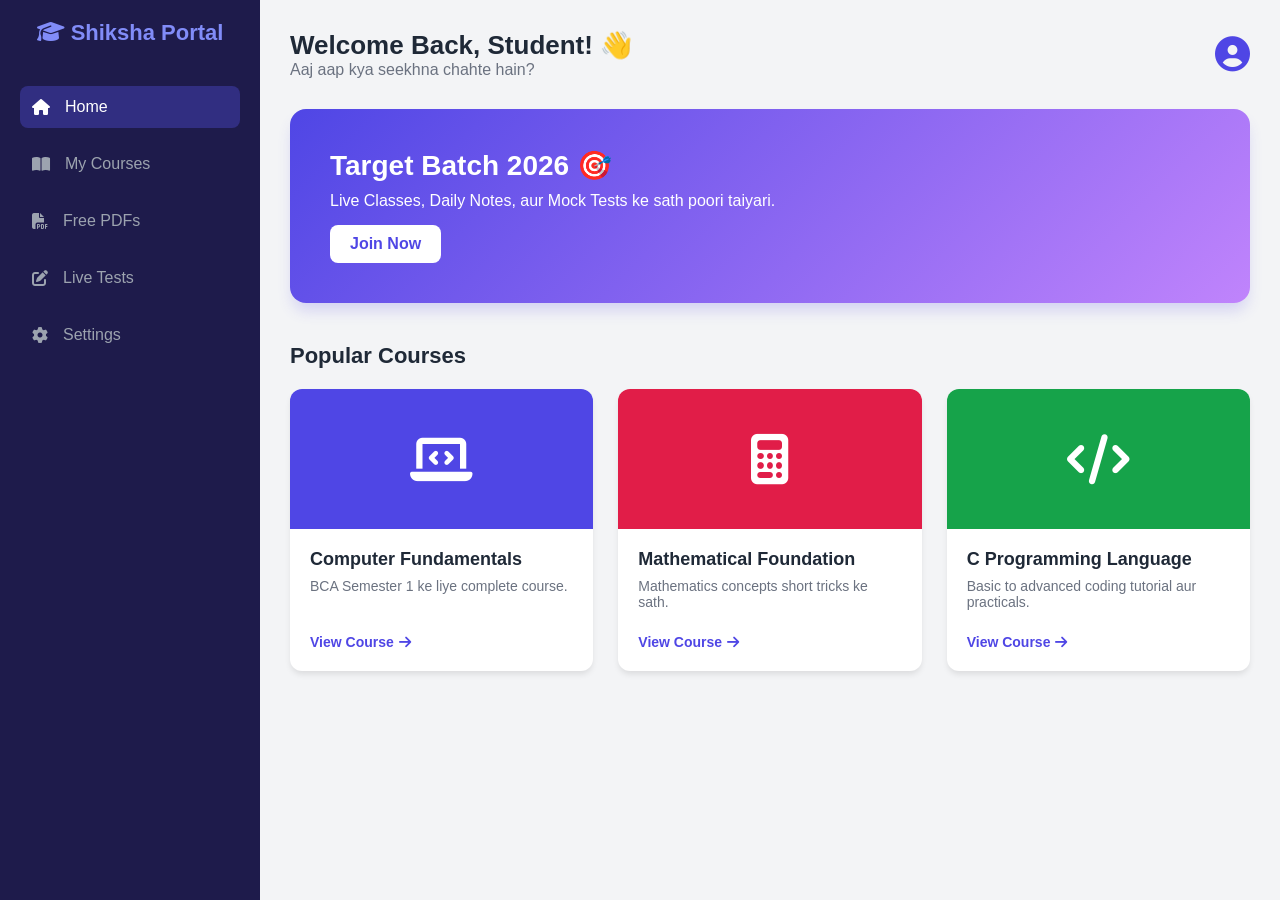
<file: web page/index.html>
<!DOCTYPE html>
<html lang="hi">
<head>
    <meta charset="UTF-8">
    <meta name="viewport" content="width=device-width, initial-scale=1.0">
    <title>My Study Portal - Dashboard</title>
    <link rel="stylesheet" href="style.css">
    <!-- FontAwesome Icons ke liye -->
    <link rel="stylesheet" href="https://cdnjs.cloudflare.com/ajax/libs/font-awesome/6.4.0/css/all.min.css">
</head>
<body>

    <!-- Sidebar Navigation -->
    <div class="sidebar">
        <div class="logo">
            <h2><i class="fa-solid fa-graduation-cap"></i> Shiksha Portal</h2>
        </div>
        <ul class="nav-links">
            <li><a href="#" class="active"><i class="fa-solid fa-house"></i> Home</a></li>
            <li><a href="#"><i class="fa-solid fa-book-open"></i> My Courses</a></li>
            <li><a href="#"><i class="fa-solid fa-file-pdf"></i> Free PDFs</a></li>
            <li><a href="#"><i class="fa-solid fa-pen-to-square"></i> Live Tests</a></li>
            <li><a href="#"><i class="fa-solid fa-gear"></i> Settings</a></li>
        </ul>
    </div>

    <!-- Main Content Area -->
    <div class="main-content">
        <!-- Top Header -->
        <header>
            <div class="welcome-text">
                <h1>Welcome Back, Student! 👋</h1>
                <p>Aaj aap kya seekhna chahte hain?</p>
            </div>
            <div class="user-profile">
                <i class="fa-solid fa-circle-user"></i>
            </div>
        </header>

        <!-- Banner Section -->
        <div class="banner">
            <div class="banner-info">
                <h2>Target Batch 2026 🎯</h2>
                <p>Live Classes, Daily Notes, aur Mock Tests ke sath poori taiyari.</p>
                <button class="btn-primary">Join Now</button>
            </div>
        </div>

        <!-- Course Cards Grid -->
        <h2 class="section-title">Popular Courses</h2>
        <div class="card-grid">
            
            <!-- Card 1 -->
            <div class="card">
                <div class="card-image" style="background-color: #4f46e5;">
                    <i class="fa-solid fa-laptop-code"></i>
                </div>
                <div class="card-body">
                    <h3>Computer Fundamentals</h3>
                    <p>BCA Semester 1 ke liye complete course.</p>
                    <a href="#" class="card-link">View Course <i class="fa-solid fa-arrow-right"></i></a>
                </div>
            </div>

            <!-- Card 2 -->
            <div class="card">
                <div class="card-image" style="background-color: #e11d48;">
                    <i class="fa-solid fa-calculator"></i>
                </div>
                <div class="card-body">
                    <h3>Mathematical Foundation</h3>
                    <p>Mathematics concepts short tricks ke sath.</p>
                    <a href="#" class="card-link">View Course <i class="fa-solid fa-arrow-right"></i></a>
                </div>
            </div>

            <!-- Card 3 -->
            <div class="card">
                <div class="card-image" style="background-color: #16a34a;">
                    <i class="fa-solid fa-code"></i>
                </div>
                <div class="card-body">
                    <h3>C Programming Language</h3>
                    <p>Basic to advanced coding tutorial aur practicals.</p>
                    <a href="#" class="card-link">View Course <i class="fa-solid fa-arrow-right"></i></a>
                </div>
            </div>

        </div>
    </div>

</body>
</html>
</file>
<file: web page/style.css>
/* General Styling Reset */
* {
    margin: 0;
    padding: 0;
    box-sizing: border-box;
    font-family: 'Segoe UI', Tahoma, Geneva, Verdana, sans-serif;
}

body {
    display: flex;
    background-color: #f3f4f6;
    color: #1f2937;
}

/* Sidebar Design */
.sidebar {
    width: 260px;
    height: 100vh;
    background-color: #1e1b4b;
    color: #ffffff;
    position: fixed;
    padding: 20px;
}

.sidebar .logo h2 {
    font-size: 22px;
    margin-bottom: 40px;
    text-align: center;
    color: #818cf8;
}

.nav-links {
    list-style: none;
}

.nav-links li {
    margin-bottom: 15px;
}

.nav-links a {
    color: #9ca3af;
    text-decoration: none;
    font-size: 16px;
    display: flex;
    align-items: center;
    gap: 15px;
    padding: 12px;
    border-radius: 8px;
    transition: 0.3s;
}

.nav-links a:hover, .nav-links a.active {
    background-color: #312e81;
    color: #ffffff;
}

/* Main Content Area */
.main-content {
    margin-left: 260px;
    padding: 30px;
    width: calc(100% - 260px);
}

header {
    display: flex;
    justify-content: space-between;
    align-items: center;
    margin-bottom: 30px;
}

header h1 {
    font-size: 26px;
}

header p {
    color: #6b7280;
}

.user-profile i {
    font-size: 35px;
    color: #4f46e5;
    cursor: pointer;
}

/* Banner Design */
.banner {
    background: linear-gradient(135deg, #4f46e5, #c084fc);
    color: white;
    padding: 40px;
    border-radius: 16px;
    margin-bottom: 40px;
    box-shadow: 0 10px 15px -3px rgba(79, 70, 229, 0.2);
}

.banner h2 {
    font-size: 28px;
    margin-bottom: 10px;
}

.btn-primary {
    background-color: #ffffff;
    color: #4f46e5;
    border: none;
    padding: 10px 20px;
    font-size: 16px;
    font-weight: bold;
    border-radius: 8px;
    margin-top: 15px;
    cursor: pointer;
    transition: 0.2s;
}

.btn-primary:hover {
    background-color: #f3f4f6;
    transform: scale(1.03);
}

/* Section Title */
.section-title {
    margin-bottom: 20px;
    font-size: 22px;
}

/* Cards Grid Layout */
.card-grid {
    display: grid;
    grid-template-columns: repeat(auto-fit, minmax(280px, 1fr));
    gap: 25px;
}

.card {
    background-color: white;
    border-radius: 12px;
    overflow: hidden;
    box-shadow: 0 4px 6px -1px rgba(0, 0, 0, 0.1);
    transition: 0.3s;
}

.card:hover {
    transform: translateY(-5px);
    box-shadow: 0 10px 15px -3px rgba(0, 0, 0, 0.1);
}

.card-image {
    height: 140px;
    display: flex;
    align-items: center;
    justify-content: center;
    color: white;
    font-size: 50px;
}

.card-body {
    padding: 20px;
}

.card-body h3 {
    font-size: 18px;
    margin-bottom: 8px;
}

.card-body p {
    color: #6b7280;
    font-size: 14px;
    margin-bottom: 15px;
    height: 40px;
}

.card-link {
    color: #4f46e5;
    text-decoration: none;
    font-weight: bold;
    font-size: 14px;
    display: inline-flex;
    align-items: center;
    gap: 5px;
}

.card-link:hover {
    text-decoration: underline;
}
</file>
